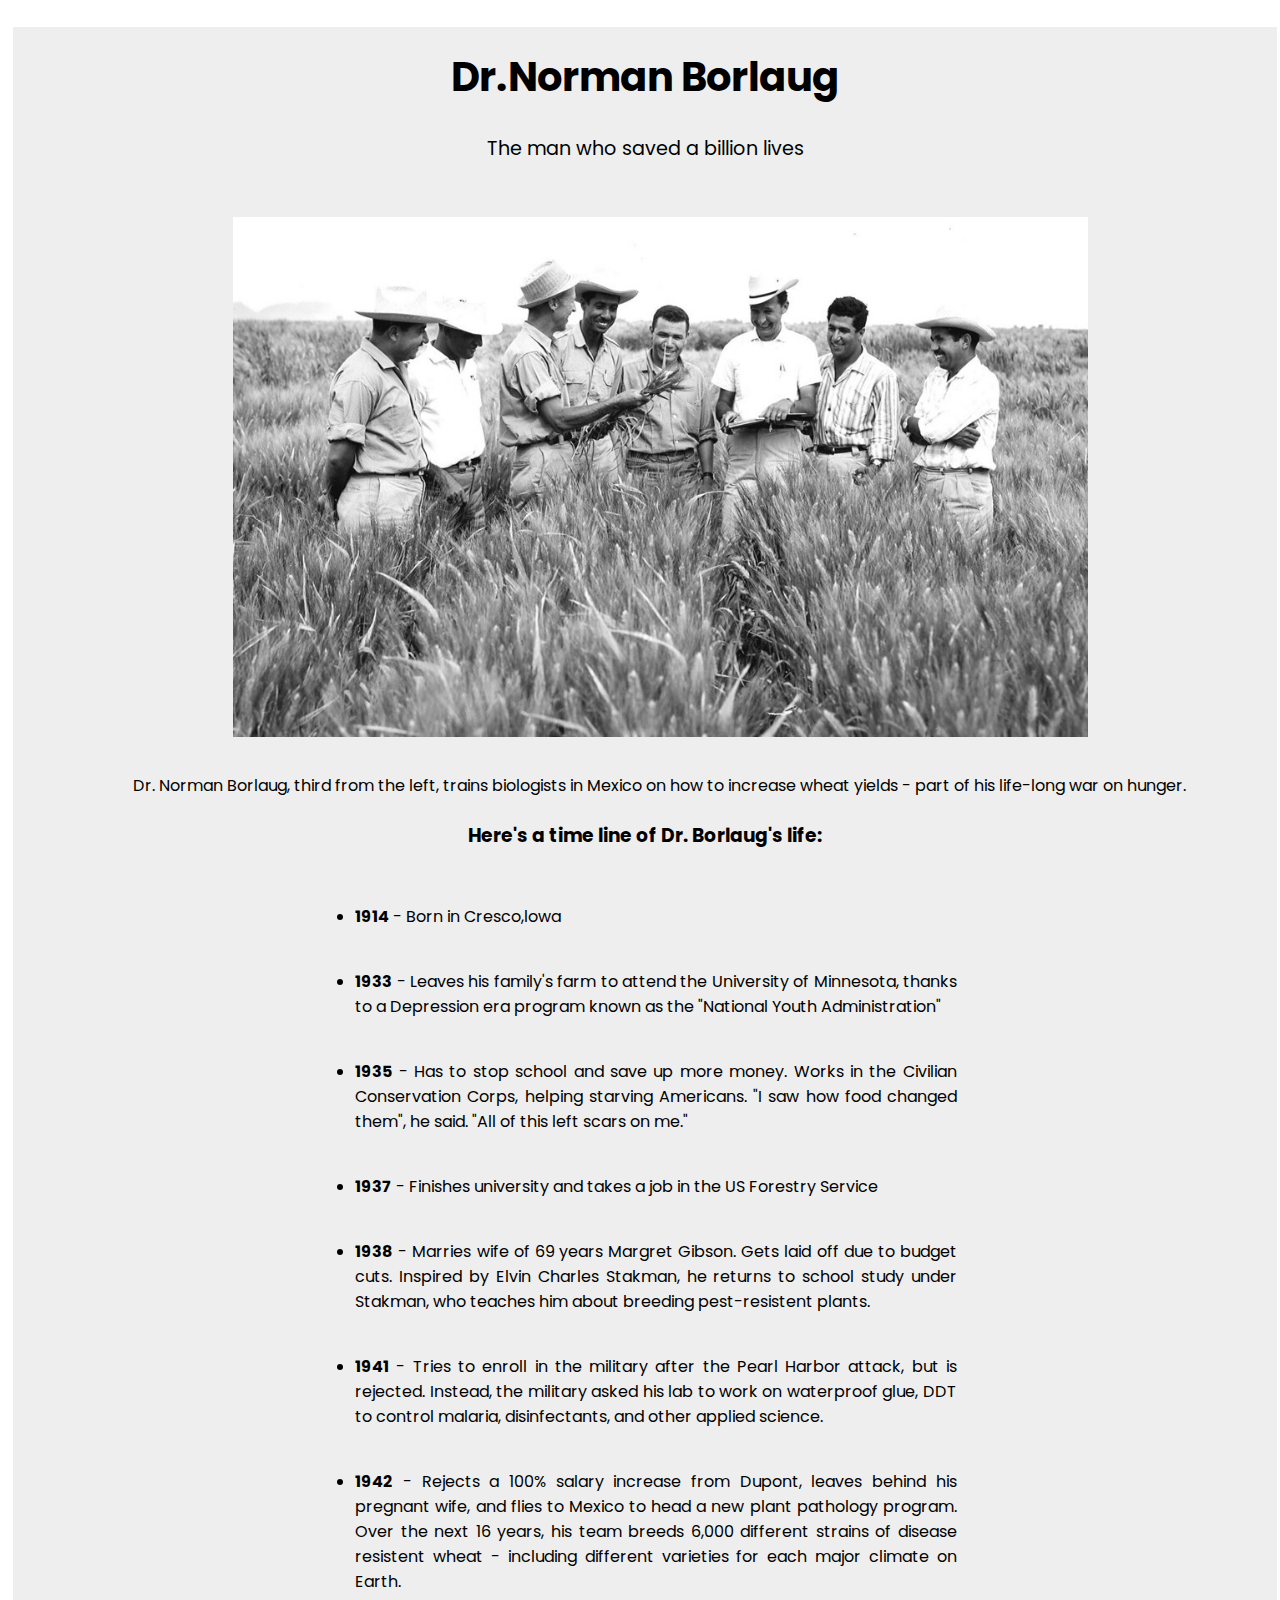
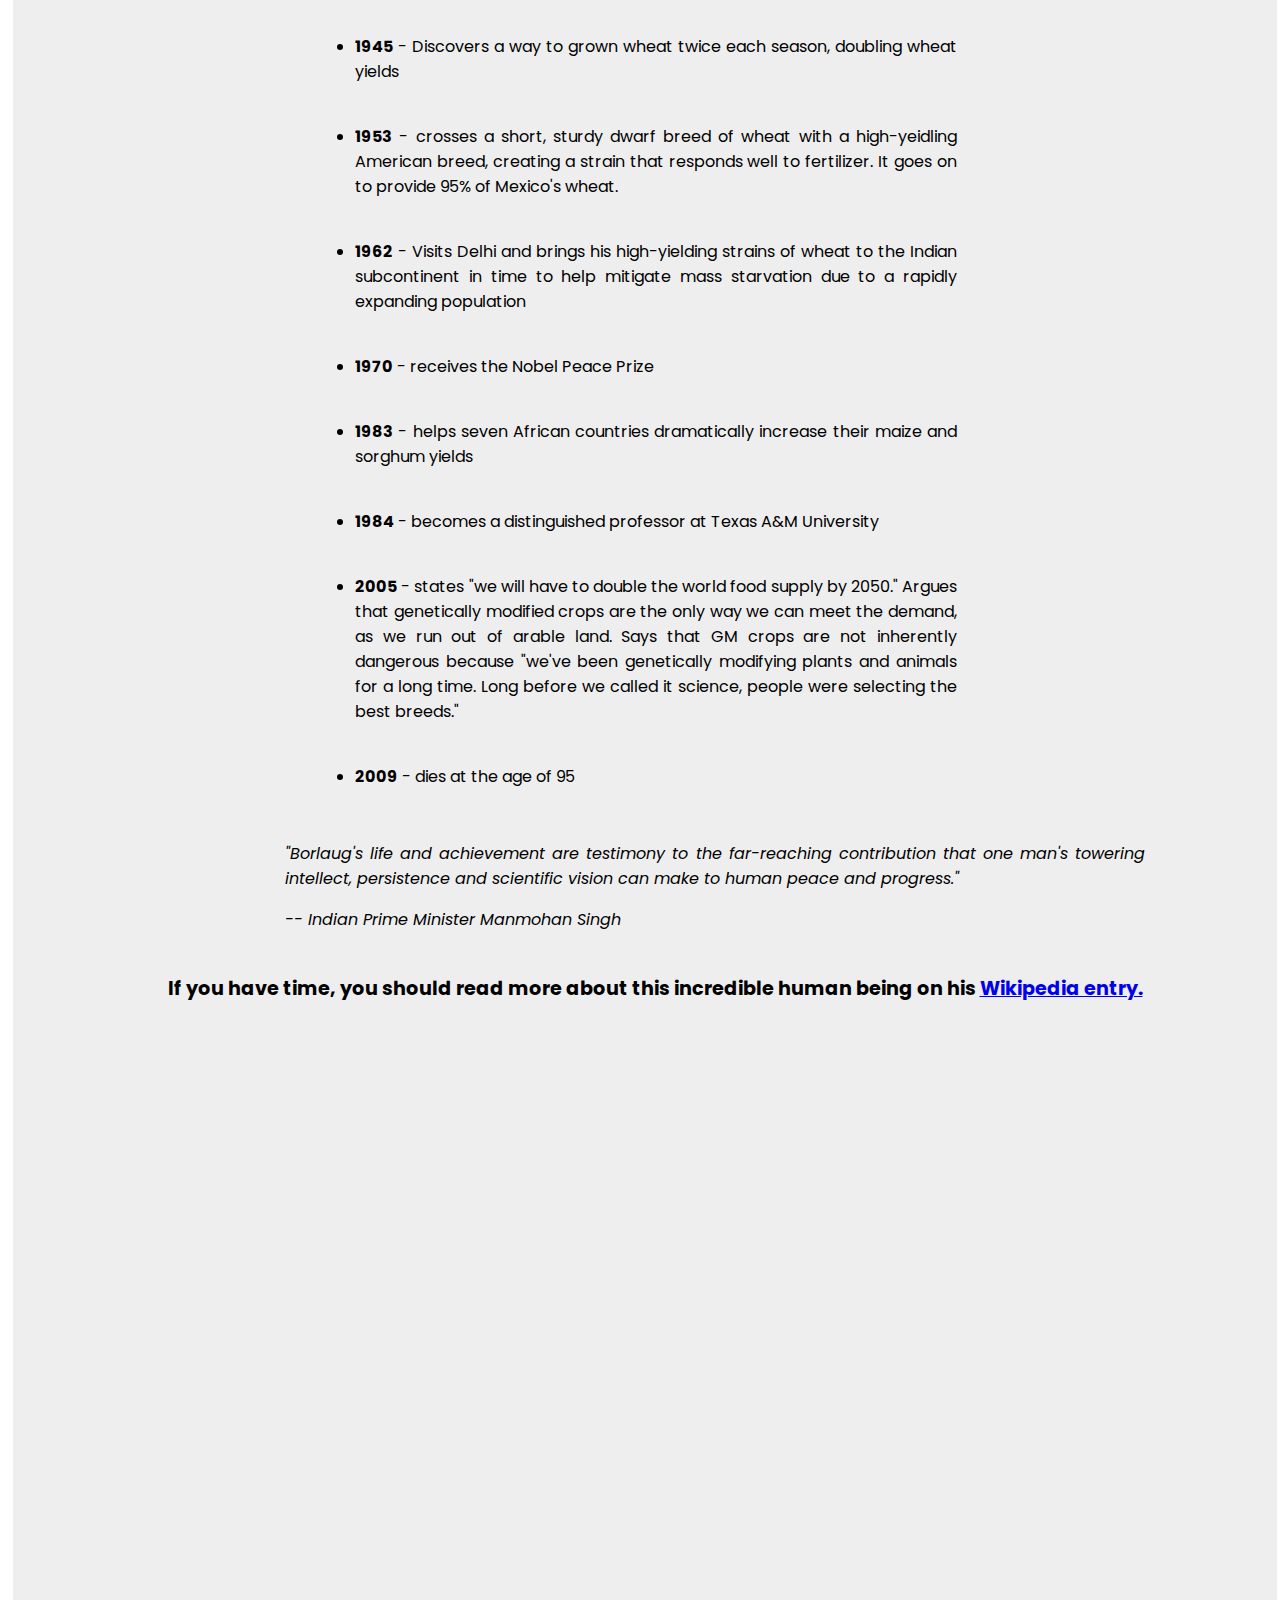
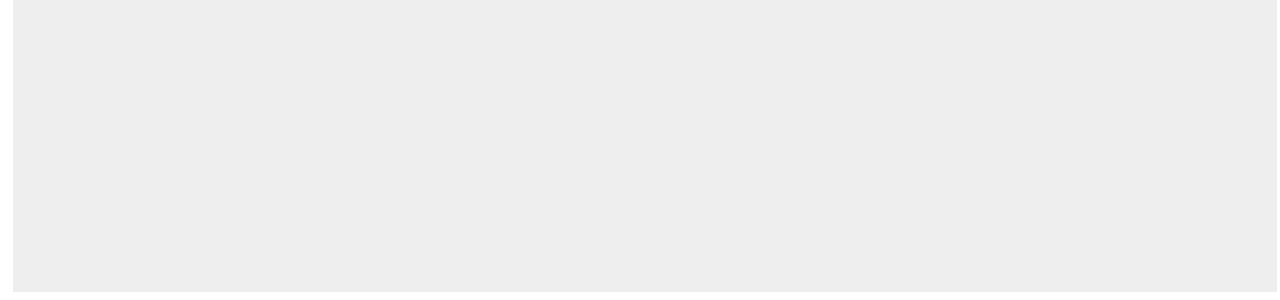
<file: index.html>
<!DOCTYPE html>
<html>
    <head>
        <title>Tribute Page</title>
    </head>
    <link rel="stylesheet" type="text/css" href="tribute.css">
    <body>
        <main id="main">
       <div class="container">
        <div class="box1" id="main">
            <h1 class="name" id="title">Dr.Norman Borlaug</h1>
            <p class="mpara">The man who saved a billion lives</p>
                <div class="box2" id="img-div">
                    <img id="image" src="1.jpg">
                  <div id="img-caption"><p>Dr. Norman Borlaug, third from the left, trains biologists in Mexico on how to increase wheat yields - part of his life-long war on hunger.</p>
                   </div>
                </div>
            
            <div class="about" id="tribute-info">
                <h3 >Here's a time line of Dr. Borlaug's life:</h3><br>
                <ul>
                    <li><span style="font-weight: bolder;">1914</span> - Born in Cresco,lowa</li>
                    <li><span style="font-weight: bolder;">1933</span> - Leaves his family's farm to attend the University of Minnesota, thanks to a Depression era program known as the "National Youth Administration"</li>
                    <li><span style="font-weight: bolder;">1935</span> - Has to stop school and save up more money. Works in the Civilian Conservation Corps, helping starving Americans. "I saw how food changed them", he said. "All of this left scars on me."</li>
                    <li><span style="font-weight: bolder;">1937</span> - Finishes university and takes a job in the US Forestry Service</li>
                    <li><span style="font-weight: bolder;">1938</span> - Marries wife of 69 years Margret Gibson. Gets laid off due to budget cuts. Inspired by Elvin Charles Stakman, he returns to school study under Stakman, who teaches him about breeding pest-resistent plants.</li>
                    <li><span style="font-weight: bolder;">1941</span> - Tries to enroll in the military after the Pearl Harbor attack, but is rejected. Instead, the military asked his lab to work on waterproof glue, DDT to control malaria, disinfectants, and other applied science.</li>
                    <li><span style="font-weight: bolder;">1942</span> - Rejects a 100% salary increase from Dupont, leaves behind his pregnant wife, and flies to Mexico to head a new plant pathology program. Over the next 16 years, his team breeds 6,000 different strains of disease resistent wheat - including different varieties for each major climate on Earth.
                    </li>
                    <li><span style="font-weight: bolder;">1945</span> - Discovers a way to grown wheat twice each season, doubling wheat yields</li>
                    <li><span style="font-weight: bolder;">1953</span> - crosses a short, sturdy dwarf breed of wheat with a high-yeidling American breed, creating a strain that responds well to fertilizer. It goes on to provide 95% of Mexico's wheat.</li>
                    <li><span style="font-weight: bolder;">1962</span> - Visits Delhi and brings his high-yielding strains of wheat to the Indian subcontinent in time to help mitigate mass starvation due to a rapidly expanding population</li>
                    <li><span style="font-weight: bolder;">1970</span> - receives the Nobel Peace Prize</li>
                    <li><span style="font-weight: bolder;">1983</span> - helps seven African countries dramatically increase their maize and sorghum yields</li>
                    <li><span style="font-weight: bolder;">1984</span> - becomes a distinguished professor at Texas A&M University</li>
                    <li><span style="font-weight: bolder;">2005</span> - states "we will have to double the world food supply by 2050." Argues that genetically modified crops are the only way we can meet the demand, as we run out of arable land. Says that GM crops are not inherently dangerous because "we've been genetically modifying plants and animals for a long time. Long before we called it science, people were selecting the best breeds."</li>
                    <li><span style="font-weight: bolder;">2009</span> - dies at the age of 95</li>
                </ul>
                <div class="quotes">
                    <p style="font-style: italic;text-align: justify;">"Borlaug's life and achievement are testimony to the far-reaching contribution that one man's towering intellect, persistence and scientific vision can make to human peace and progress."</p>
                    <p style="font-style: italic;text-align: justify;">-- Indian Prime Minister Manmohan Singh</p>
                </div>
                <div class="footer">
                    <h4>If you have time, you should read more about this incredible human being on his <a href="https://en.wikipedia.org/wiki/Norman_Borlaug" id="tribute-link" target="_blank">Wikipedia entry.</a></h4>
                </div>
                

            </div>
        </div>
       </div>

      </main>
    </body>
</html>
</file>
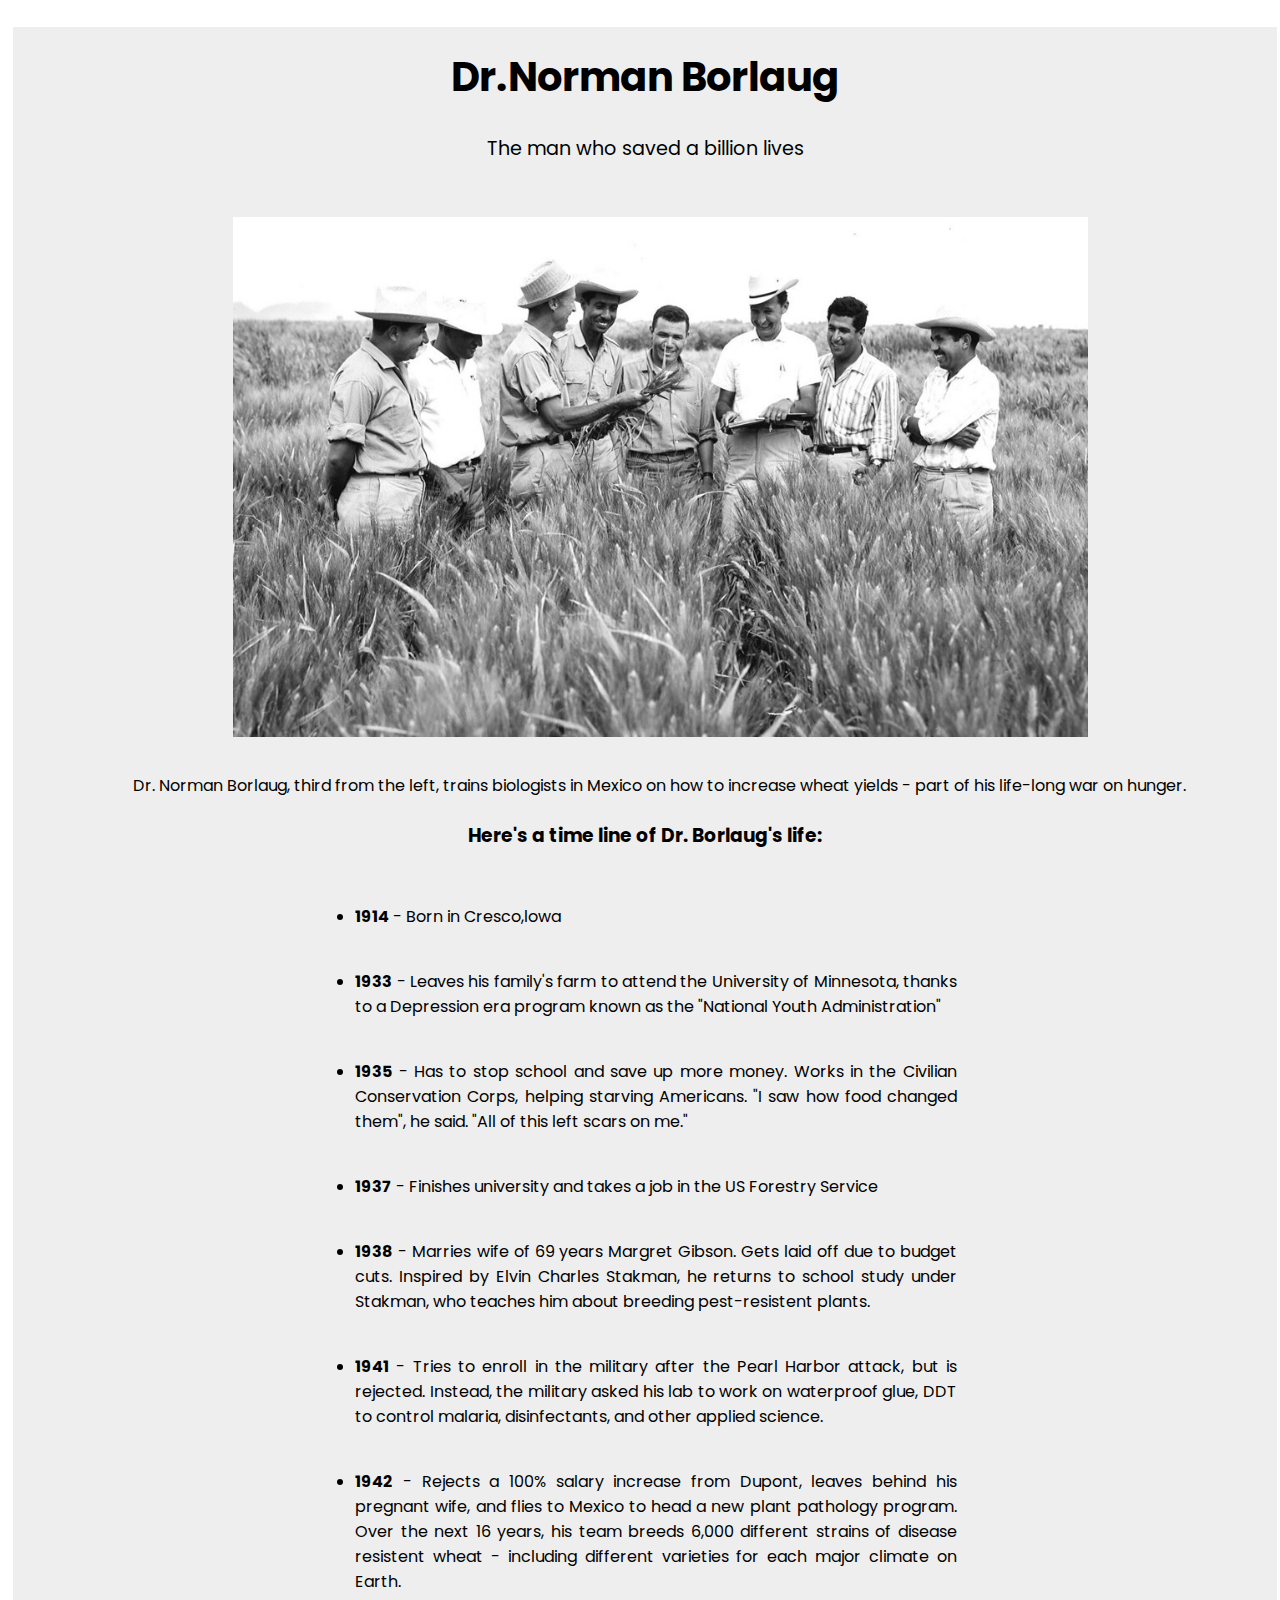
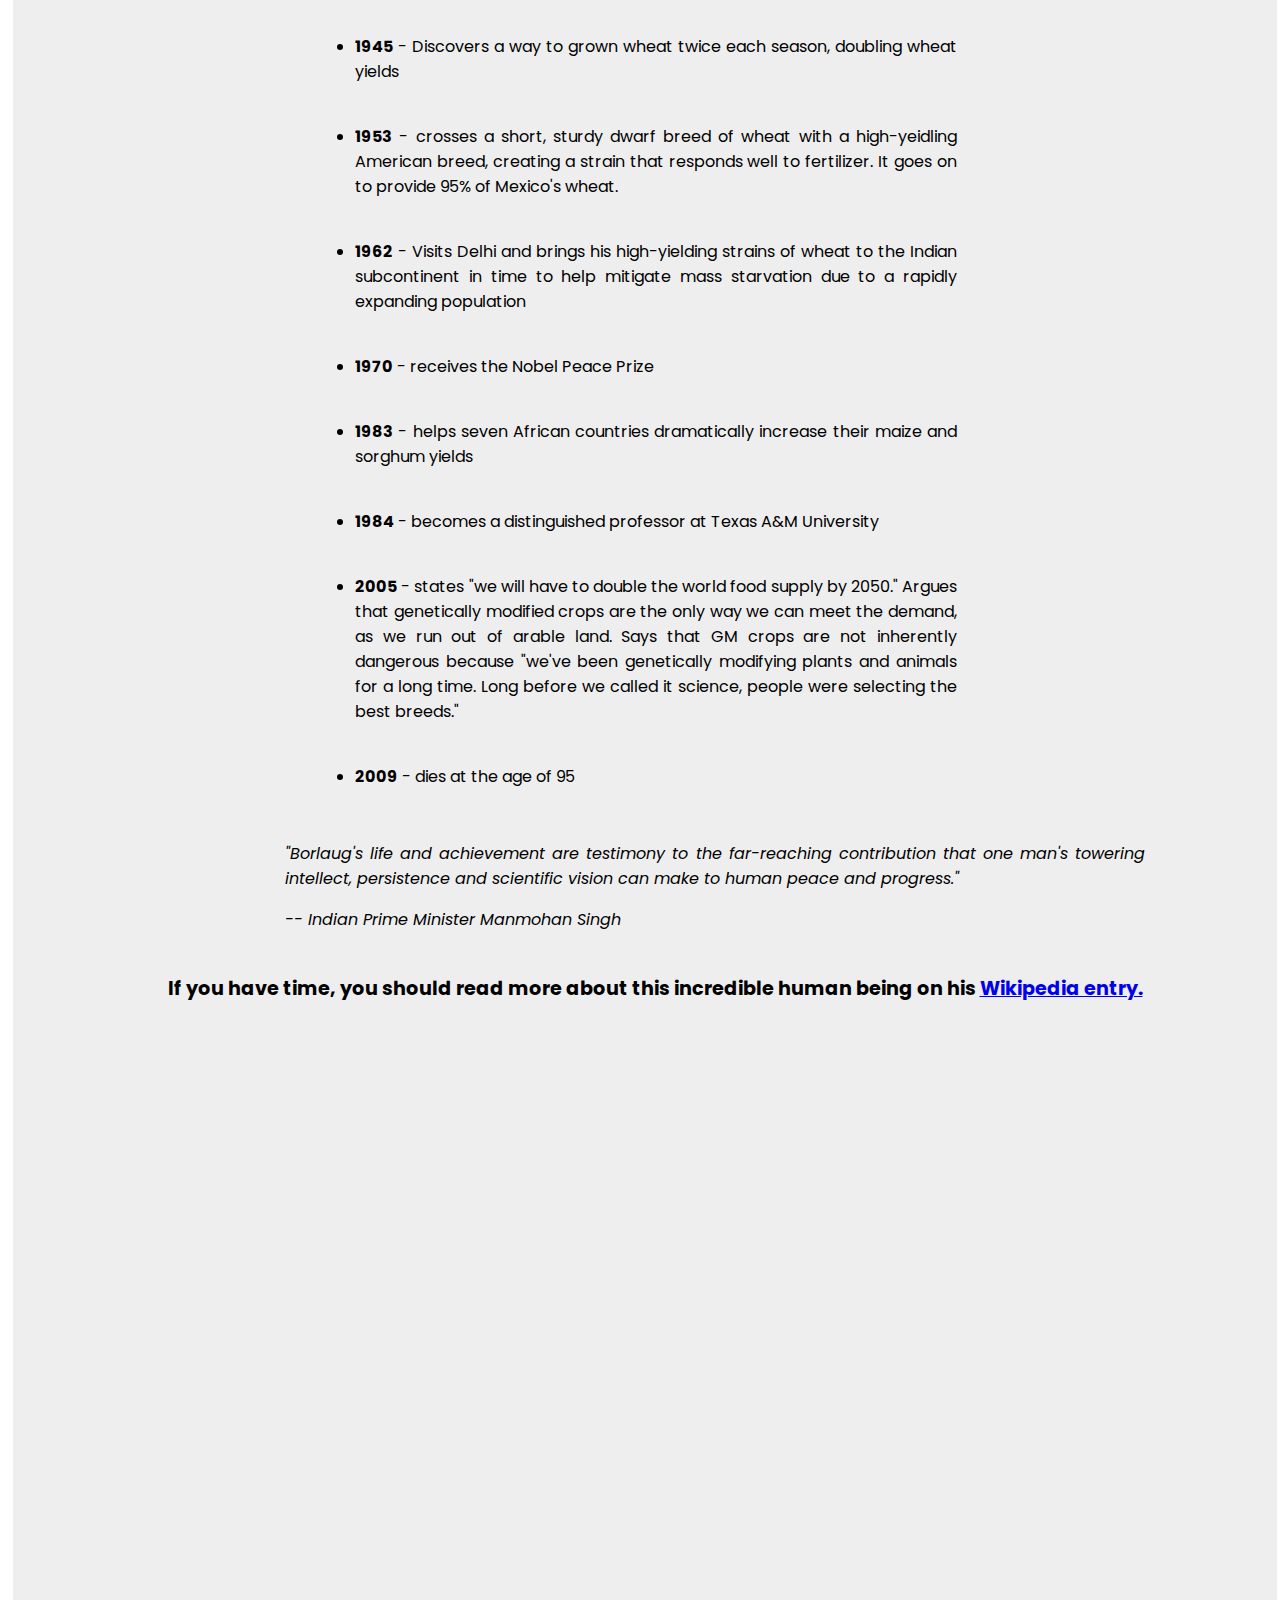
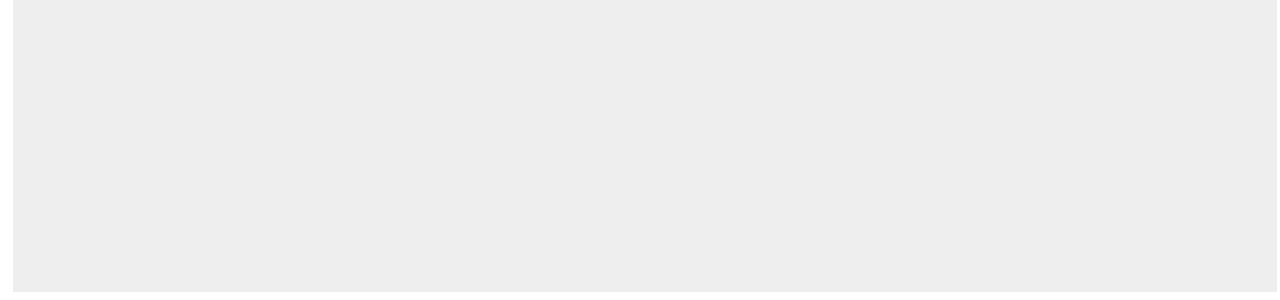
<file: tribute.html>
<!DOCTYPE html>
<html>
    <head>
        <title>Tribute Page</title>
    </head>
    <link rel="stylesheet" type="text/css" href="tribute.css">
    <body>
        <main id="main">
       <div class="container">
        <div class="box1" id="main">
            <h1 class="name" id="title">Dr.Norman Borlaug</h1>
            <p class="mpara">The man who saved a billion lives</p>
                <div class="box2" id="img-div">
                    <img id="image" src="1.jpg">
                  <div id="img-caption"><p>Dr. Norman Borlaug, third from the left, trains biologists in Mexico on how to increase wheat yields - part of his life-long war on hunger.</p>
                   </div>
                </div>
            
            <div class="about" id="tribute-info">
                <h3 >Here's a time line of Dr. Borlaug's life:</h3><br>
                <ul>
                    <li><span style="font-weight: bolder;">1914</span> - Born in Cresco,lowa</li>
                    <li><span style="font-weight: bolder;">1933</span> - Leaves his family's farm to attend the University of Minnesota, thanks to a Depression era program known as the "National Youth Administration"</li>
                    <li><span style="font-weight: bolder;">1935</span> - Has to stop school and save up more money. Works in the Civilian Conservation Corps, helping starving Americans. "I saw how food changed them", he said. "All of this left scars on me."</li>
                    <li><span style="font-weight: bolder;">1937</span> - Finishes university and takes a job in the US Forestry Service</li>
                    <li><span style="font-weight: bolder;">1938</span> - Marries wife of 69 years Margret Gibson. Gets laid off due to budget cuts. Inspired by Elvin Charles Stakman, he returns to school study under Stakman, who teaches him about breeding pest-resistent plants.</li>
                    <li><span style="font-weight: bolder;">1941</span> - Tries to enroll in the military after the Pearl Harbor attack, but is rejected. Instead, the military asked his lab to work on waterproof glue, DDT to control malaria, disinfectants, and other applied science.</li>
                    <li><span style="font-weight: bolder;">1942</span> - Rejects a 100% salary increase from Dupont, leaves behind his pregnant wife, and flies to Mexico to head a new plant pathology program. Over the next 16 years, his team breeds 6,000 different strains of disease resistent wheat - including different varieties for each major climate on Earth.
                    </li>
                    <li><span style="font-weight: bolder;">1945</span> - Discovers a way to grown wheat twice each season, doubling wheat yields</li>
                    <li><span style="font-weight: bolder;">1953</span> - crosses a short, sturdy dwarf breed of wheat with a high-yeidling American breed, creating a strain that responds well to fertilizer. It goes on to provide 95% of Mexico's wheat.</li>
                    <li><span style="font-weight: bolder;">1962</span> - Visits Delhi and brings his high-yielding strains of wheat to the Indian subcontinent in time to help mitigate mass starvation due to a rapidly expanding population</li>
                    <li><span style="font-weight: bolder;">1970</span> - receives the Nobel Peace Prize</li>
                    <li><span style="font-weight: bolder;">1983</span> - helps seven African countries dramatically increase their maize and sorghum yields</li>
                    <li><span style="font-weight: bolder;">1984</span> - becomes a distinguished professor at Texas A&M University</li>
                    <li><span style="font-weight: bolder;">2005</span> - states "we will have to double the world food supply by 2050." Argues that genetically modified crops are the only way we can meet the demand, as we run out of arable land. Says that GM crops are not inherently dangerous because "we've been genetically modifying plants and animals for a long time. Long before we called it science, people were selecting the best breeds."</li>
                    <li><span style="font-weight: bolder;">2009</span> - dies at the age of 95</li>
                </ul>
                <div class="quotes">
                    <p style="font-style: italic;text-align: justify;">"Borlaug's life and achievement are testimony to the far-reaching contribution that one man's towering intellect, persistence and scientific vision can make to human peace and progress."</p>
                    <p style="font-style: italic;text-align: justify;">-- Indian Prime Minister Manmohan Singh</p>
                </div>
                <div class="footer">
                    <h4>If you have time, you should read more about this incredible human being on his <a href="https://en.wikipedia.org/wiki/Norman_Borlaug" id="tribute-link" target="_blank">Wikipedia entry.</a></h4>
                </div>
                

            </div>
        </div>
       </div>

      </main>
    </body>
</html>
</file>
<file: tribute.css>
@import url('https://fonts.googleapis.com/css2?family=Poppins:ital,wght@0,100;0,200;0,300;0,400;0,500;0,600;0,700;0,800;0,900;1,100;1,200;1,300;1,400;1,500;1,600;1,700;1,800;1,900&display=swap');
body{
    background: white;
    font-family: 'poppins', sans-serif;

}
.box1{
    background: #EEEEEE;
    width: 100%;
    height: 840vh;
    margin-left: 5px;
}

.box1 .name{
    text-align: center;
    font-size: 2.5rem;
    padding-top: 20px;
}
.box1 .mpara{
    text-align: center;
    font-size: 1.2rem;
}
img{
    padding-top: 35px;
    height: 520px;
    max-width:100%;
    margin-right: 10px;
    background-size: contain;
    background-repeat: no-repeat;
    border-radius: 15px;
    padding-bottom: 60px;
}
#image{
    max-width:100%;
}
.box2{
    height: 800px;
    background: #EEEEEE;
}

.about{
    display:flex;
    justify-content: center;
    align-items:center;
    flex-direction: row;
    flex-wrap: wrap;
}

.about ul li{
    padding-right: 150px;
    text-align: justify;
    width: 90%;
}
.quotes{
    text-align: center;
    padding-left: 20px;
    padding-right: 20px;
}
.footer{
    text-align: center;
    padding-left: 20px;
    font-size: 1.2rem;
    font-weight: bold;
}
img{
    display:block;
    max-width:100%;
}

#img-caption{
    padding-left: 10px;
}

@media(min-width:760px){
    .about ul {
        padding-left: 180px;
        width: 68%;
    }
    .about ul li{
        padding-top:20px ;
        padding-bottom: 20px;
        width: 70%;
        margin-left: 50px;
    }
    .quotes{
        width: 68%;
        margin-left: 140px;

    }
    .about{
        padding-top: 200px;
    }
   
    
    .box1{
        height: 385vh;
        
    }
    .box2{
        height:420px ;
    }
    img{
        padding-left: 220px;
        padding-bottom: 20px;
    }
    #img-caption{
        padding-left: 120px;
        padding-bottom: 10px;
    }
    

}
@media(max-width:750px){
    .about ul li{
        padding-top: 15px;
        padding-bottom: 15px;
    }
   
    
    .box1 {
        height: 490vh;
        width: 89%;
        margin-left: 50px;
    }
    .box2 img{
        margin-right: 20px;
        padding-right: 10px;
    }
   
    

}
</file>
